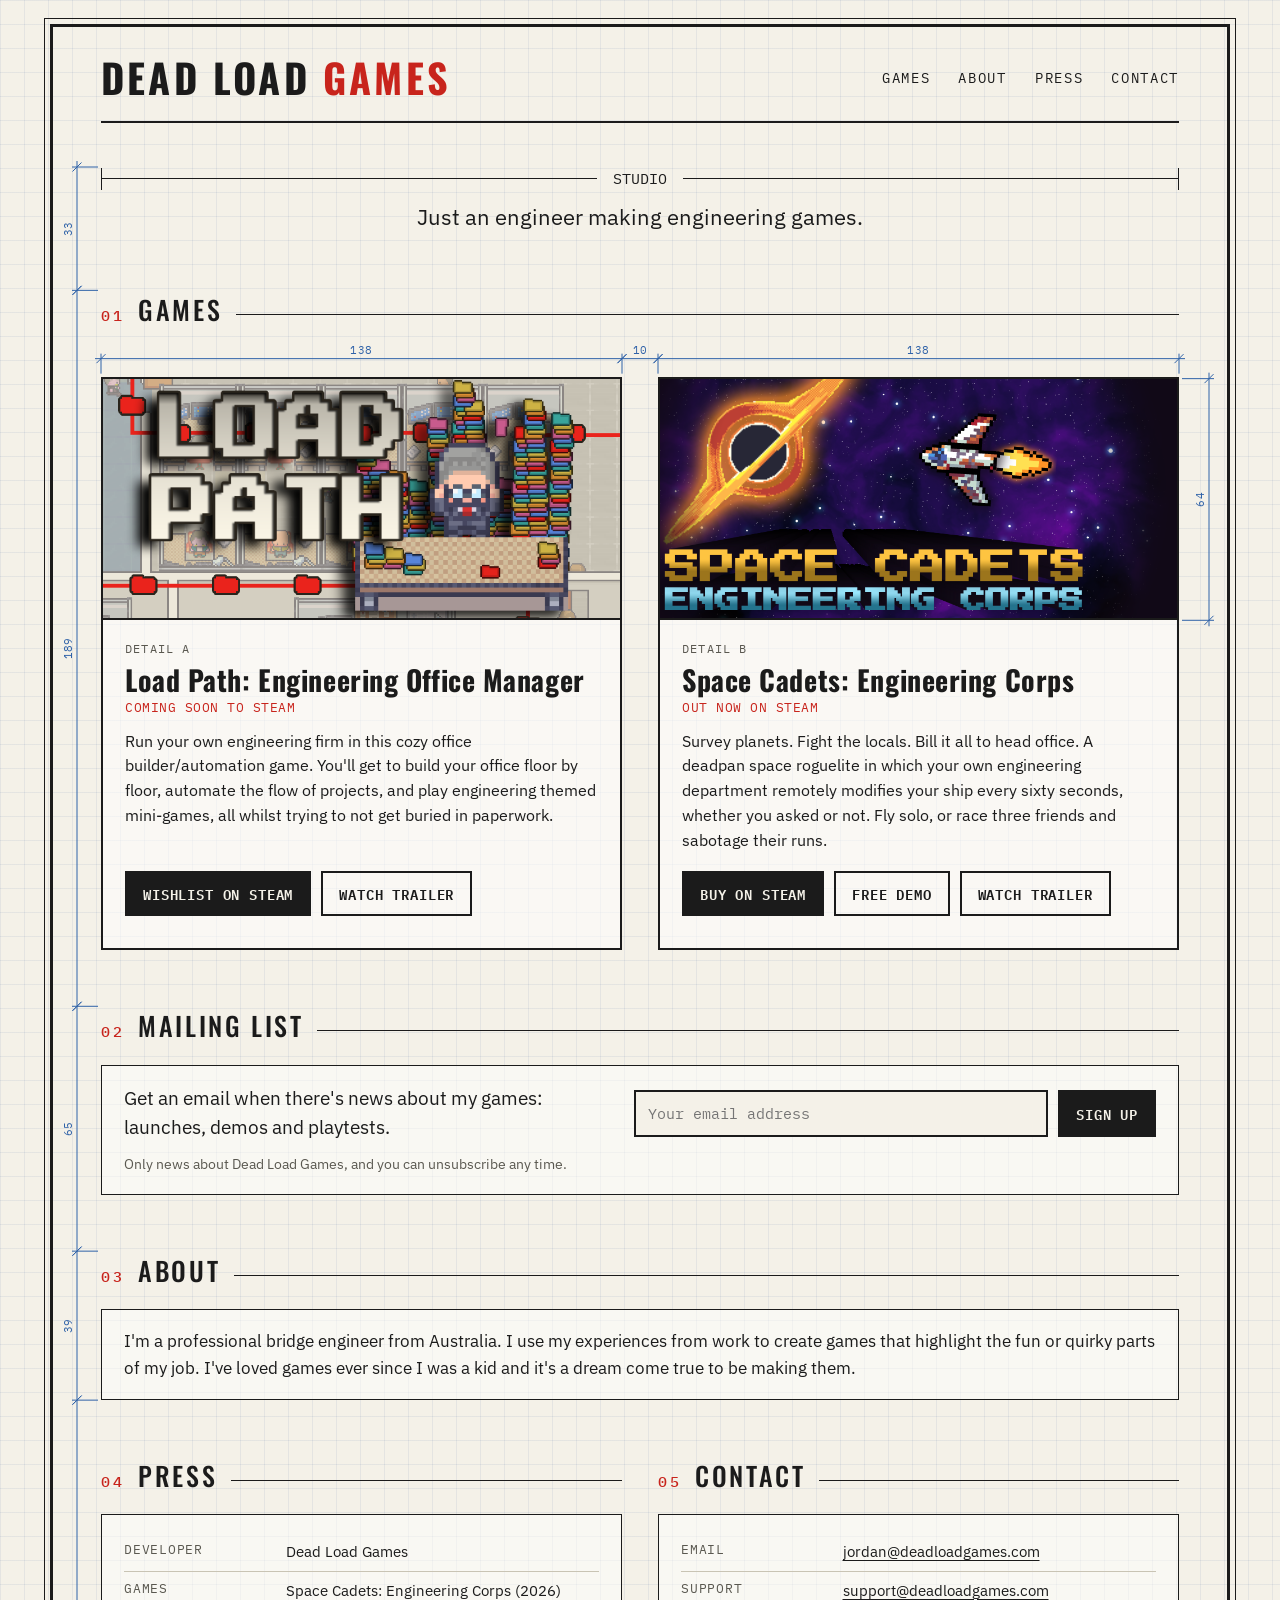
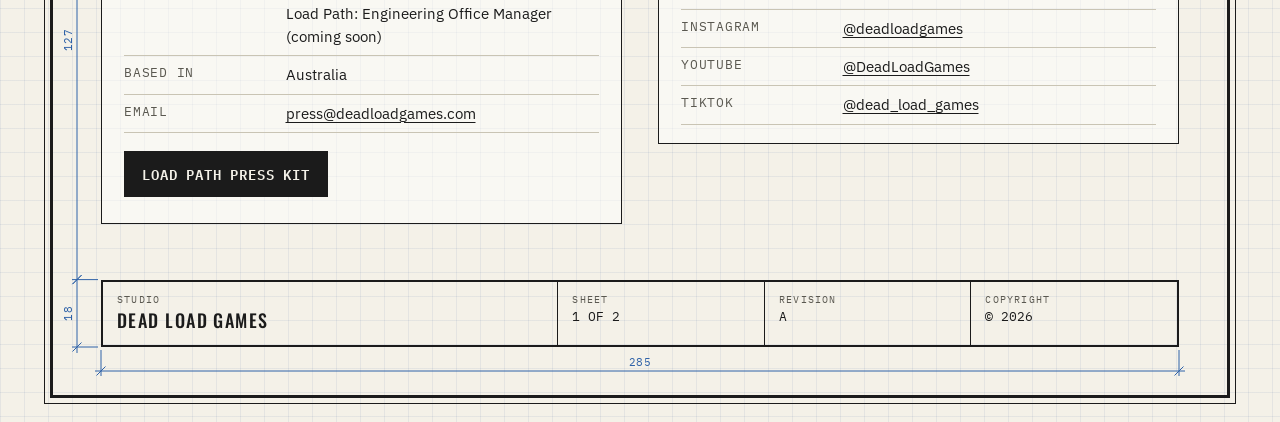
<file: index.html>
<!doctype html>
<html lang="en-GB">
<head>
<meta charset="utf-8">
<meta name="viewport" content="width=device-width, initial-scale=1">
<title>Dead Load Games</title>
<meta name="description" content="Just an engineer making engineering games. The studio behind Space Cadets: Engineering Corps and Load Path: Engineering Office Manager.">
<meta property="og:type" content="website">
<meta property="og:site_name" content="Dead Load Games">
<meta property="og:title" content="Dead Load Games">
<meta property="og:description" content="Just an engineer making engineering games.">
<meta property="og:url" content="https://www.deadloadgames.com/">
<meta property="og:image" content="https://www.deadloadgames.com/images/load-path-header.png">
<meta name="twitter:card" content="summary_large_image">
<link rel="canonical" href="https://www.deadloadgames.com/">
<link rel="icon" href="favicon.ico" sizes="16x16 32x32 48x48">
<link rel="apple-touch-icon" href="apple-touch-icon.png">
<link rel="preconnect" href="https://fonts.googleapis.com">
<link rel="preconnect" href="https://fonts.gstatic.com" crossorigin>
<link rel="stylesheet" href="https://fonts.googleapis.com/css2?family=IBM+Plex+Mono:wght@400;600&family=IBM+Plex+Sans:wght@400;600&family=Oswald:wght@500;700&display=swap">
<link rel="stylesheet" href="style.css">
</head>
<body id="top">
<div class="sheet">
  <svg class="dims" aria-hidden="true"></svg>

  <header class="top">
    <a class="wordmark" href="#top">Dead Load <span>Games</span></a>
    <nav aria-label="Sections">
      <a href="#games">Games</a><a href="#about">About</a><a href="#press">Press</a><a href="#contact">Contact</a>
    </nav>
  </header>

  <main>
    <div class="dim" aria-hidden="true"><span class="tick"></span><span class="line"></span><span class="label">STUDIO</span><span class="line"></span><span class="tick"></span></div>
    <p class="intro">Just an engineer making engineering games.</p>

    <section id="games">
      <h2><span class="num">01</span>Games</h2>
      <div class="games">

        <article class="card">
          <img class="art" src="images/load-path-header.png" width="920" height="430" alt="Load Path: Engineering Office Manager">
          <div class="body">
            <p class="detail">DETAIL A</p>
            <h3>Load Path: Engineering Office Manager</h3>
            <p class="status">Coming soon to Steam</p>
            <p>Run your own engineering firm in this cozy office builder/automation game. You'll get to build your office floor by floor, automate the flow of projects, and play engineering themed mini-games, all whilst trying to not get buried in paperwork.</p>
            <p class="buttons"><a class="btn" href="https://store.steampowered.com/app/5351860/?utm_source=deadloadgames">Wishlist on Steam</a><a class="btn alt trailer" href="https://www.youtube.com/watch?v=9S4iyf9hVFs" data-videos="Trailer:9S4iyf9hVFs" data-title="Load Path: trailer" data-detail="DETAIL A">Watch trailer</a></p>
          </div>
        </article>

        <article class="card">
          <img class="art" src="images/space-cadets-header.png" width="920" height="430" alt="Space Cadets: Engineering Corps">
          <div class="body">
            <p class="detail">DETAIL B</p>
            <h3>Space Cadets: Engineering Corps</h3>
            <p class="status">Out now on Steam</p>
            <p>Survey planets. Fight the locals. Bill it all to head office. A deadpan space roguelite in which your own engineering department remotely modifies your ship every sixty seconds, whether you asked or not. Fly solo, or race three friends and sabotage their runs.</p>
            <p class="buttons"><a class="btn" href="https://store.steampowered.com/app/4683480/?utm_source=deadloadgames">Buy on Steam</a><a class="btn alt" href="https://store.steampowered.com/app/4939070/?utm_source=deadloadgames">Free demo</a><a class="btn alt trailer" href="https://www.youtube.com/watch?v=zi5tfR2jqDg" data-videos="Gameplay:zi5tfR2jqDg,Story:vZwax07KaE4" data-title="Space Cadets: trailer" data-detail="DETAIL B">Watch trailer</a></p>
          </div>
        </article>

      </div>
    </section>

    <section id="news">
      <h2><span class="num">02</span>Mailing list</h2>
      <div class="box signup">
        <p class="pitch">Get an email when there's news about my games: launches, demos and playtests.</p>
        <!-- Posts straight to Kit (form 10206679, "dead-load-games" account). No Kit
             script is loaded. Kit sends new subscribers to /thanks/ and emails
             them a link to confirm (double opt-in). -->
        <form class="signup-form" action="https://app.kit.com/forms/10206679/subscriptions" method="post">
          <label class="visually-hidden" for="signup-email">Email address</label>
          <input id="signup-email" type="email" name="email_address" placeholder="Your email address" autocomplete="email" required>
          <button class="btn" type="submit">Sign up</button>
        </form>
        <p class="small">Only news about Dead Load Games, and you can unsubscribe any time.</p>
      </div>
    </section>

    <section id="about">
      <h2><span class="num">03</span>About</h2>
      <div class="box"><p>I'm a professional bridge engineer from Australia. I use my experiences from work to create games that highlight the fun or quirky parts of my job. I've loved games ever since I was a kid and it's a dream come true to be making them.</p></div>
    </section>

    <div class="two">
      <section id="press">
        <h2><span class="num">04</span>Press</h2>
        <div class="box">
          <table class="facts">
            <tr><th scope="row">Developer</th><td>Dead Load Games</td></tr>
            <tr><th scope="row">Games</th><td>Space Cadets: Engineering Corps (2026)<br>Load Path: Engineering Office Manager (coming soon)</td></tr>
            <tr><th scope="row">Based in</th><td>Australia</td></tr>
            <tr><th scope="row">Email</th><td><a class="email" href="#press" data-u="press" data-d="deadloadgames.com">press<span class="at"></span>deadloadgames.com</a></td></tr>
          </table>
          <a class="btn" href="press/load-path/">Load Path press kit</a>
        </div>
      </section>

      <section id="contact">
        <h2><span class="num">05</span>Contact</h2>
        <div class="box">
          <table class="facts">
            <tr><th scope="row">Email</th><td><a class="email" href="#contact" data-u="jordan" data-d="deadloadgames.com">jordan<span class="at"></span>deadloadgames.com</a></td></tr>
            <tr><th scope="row">Support</th><td><a class="email" href="#contact" data-u="support" data-d="deadloadgames.com">support<span class="at"></span>deadloadgames.com</a></td></tr>
            <tr><th scope="row">Instagram</th><td><a href="https://www.instagram.com/deadloadgames/">@deadloadgames</a></td></tr>
            <tr><th scope="row">YouTube</th><td><a href="https://www.youtube.com/@DeadLoadGames">@DeadLoadGames</a></td></tr>
            <tr><th scope="row">TikTok</th><td><a href="https://www.tiktok.com/@dead_load_games">@dead_load_games</a></td></tr>
          </table>
        </div>
      </section>
    </div>
  </main>

  <footer class="titleblock">
    <div><small>STUDIO</small><b>DEAD LOAD GAMES</b></div>
    <div><small>SHEET</small>1 OF 2</div>
    <div><small>REVISION</small>A</div>
    <div><small>COPYRIGHT</small>&copy; 2026</div>
  </footer>

</div>
<dialog class="player" aria-label="Trailer">
  <div class="player-head"><span class="lbl"></span><b></b><span class="tabs"></span><button class="close" type="button">Close</button></div>
  <div class="video"></div>
</dialog>
<script src="site.js"></script>
</body>
</html>
</file>
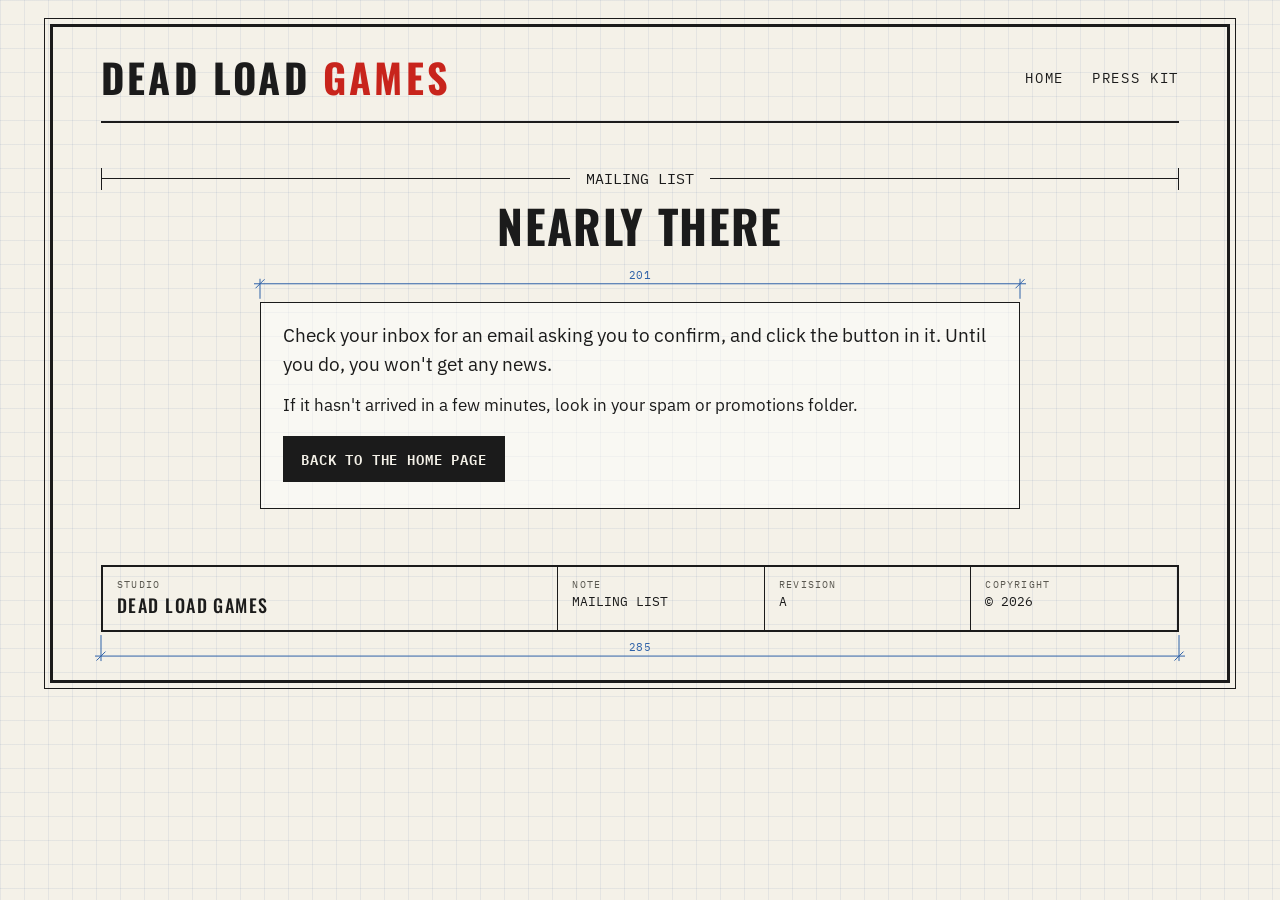
<file: thanks/index.html>
<!doctype html>
<html lang="en-GB">
<head>
<meta charset="utf-8">
<meta name="viewport" content="width=device-width, initial-scale=1">
<title>Nearly there | Dead Load Games</title>
<meta name="robots" content="noindex">
<link rel="icon" href="../favicon.ico" sizes="16x16 32x32 48x48">
<link rel="apple-touch-icon" href="../apple-touch-icon.png">
<link rel="preconnect" href="https://fonts.googleapis.com">
<link rel="preconnect" href="https://fonts.gstatic.com" crossorigin>
<link rel="stylesheet" href="https://fonts.googleapis.com/css2?family=IBM+Plex+Mono:wght@400;600&family=IBM+Plex+Sans:wght@400;600&family=Oswald:wght@500;700&display=swap">
<link rel="stylesheet" href="../style.css">
</head>
<body id="top">
<!-- Kit sends new subscribers here after they sign up on the home page. -->
<div class="sheet">
  <svg class="dims" aria-hidden="true"></svg>

  <header class="top">
    <a class="wordmark" href="../">Dead Load <span>Games</span></a>
    <nav aria-label="Sections"><a href="../">Home</a><a href="../press/load-path/">Press kit</a></nav>
  </header>

  <main>
    <div class="dim" aria-hidden="true"><span class="tick"></span><span class="line"></span><span class="label">MAILING LIST</span><span class="line"></span><span class="tick"></span></div>
    <h1 class="pk-title">Nearly there</h1>
    <div class="box thanks" data-dim>
      <p class="lead">Check your inbox for an email asking you to confirm, and click the button in it. Until you do, you won't get any news.</p>
      <p>If it hasn't arrived in a few minutes, look in your spam or promotions folder.</p>
      <p><a class="btn" href="../">Back to the home page</a></p>
    </div>
  </main>

  <footer class="titleblock">
    <div><small>STUDIO</small><b>DEAD LOAD GAMES</b></div>
    <div><small>NOTE</small>MAILING LIST</div>
    <div><small>REVISION</small>A</div>
    <div><small>COPYRIGHT</small>&copy; 2026</div>
  </footer>
</div>
<script src="../site.js"></script>
</body>
</html>
</file>
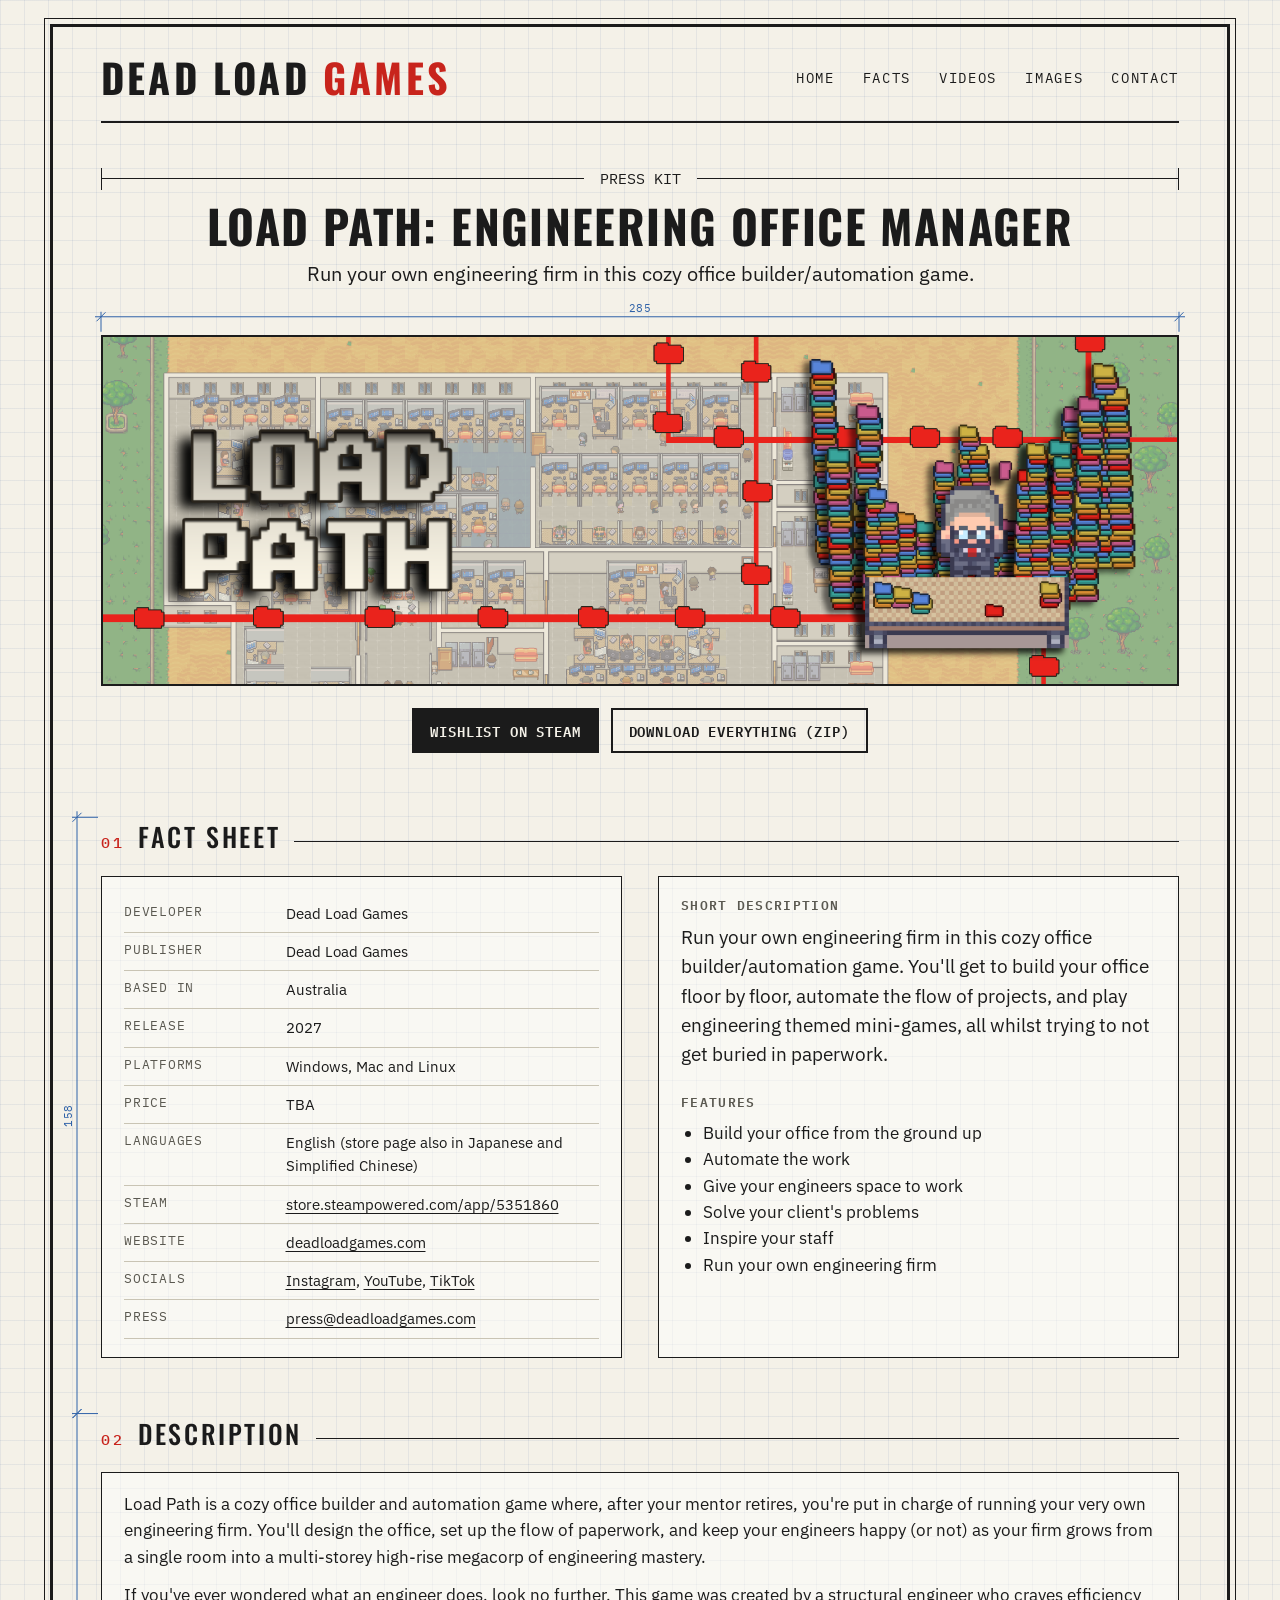
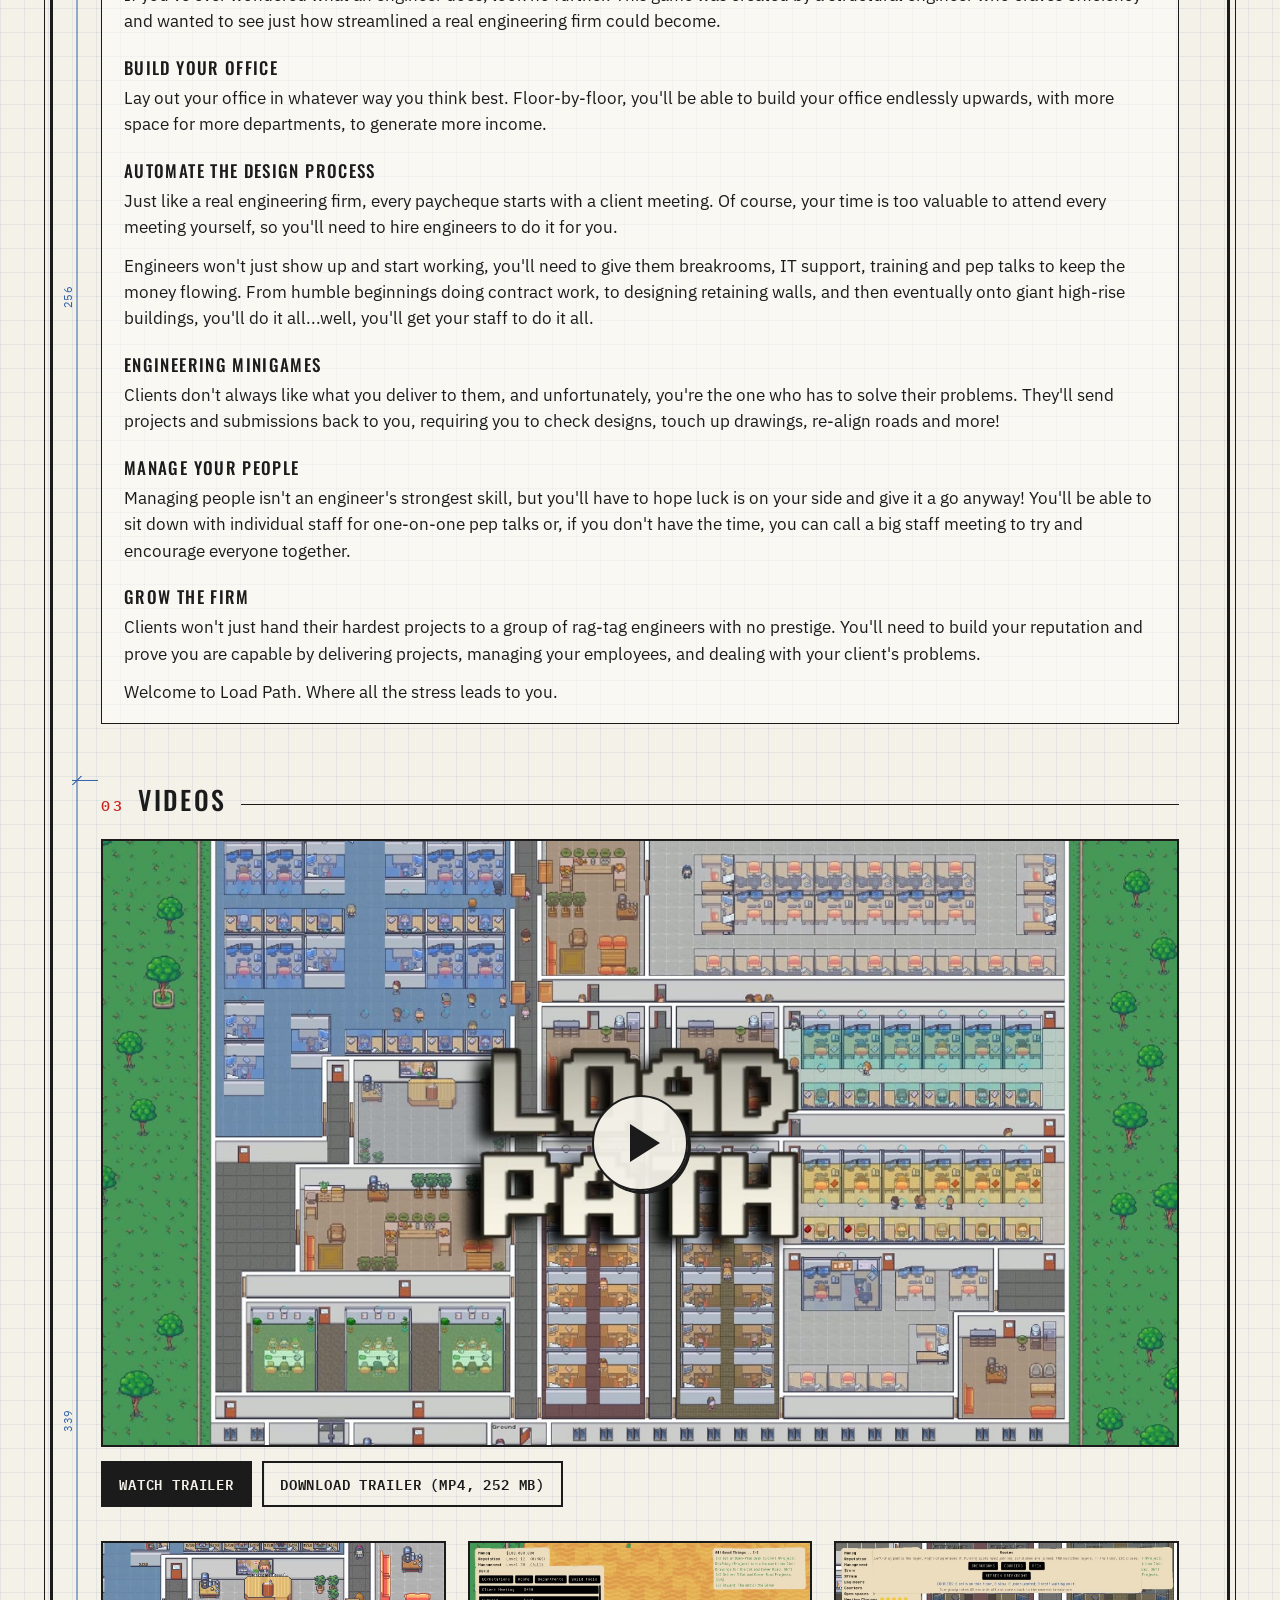
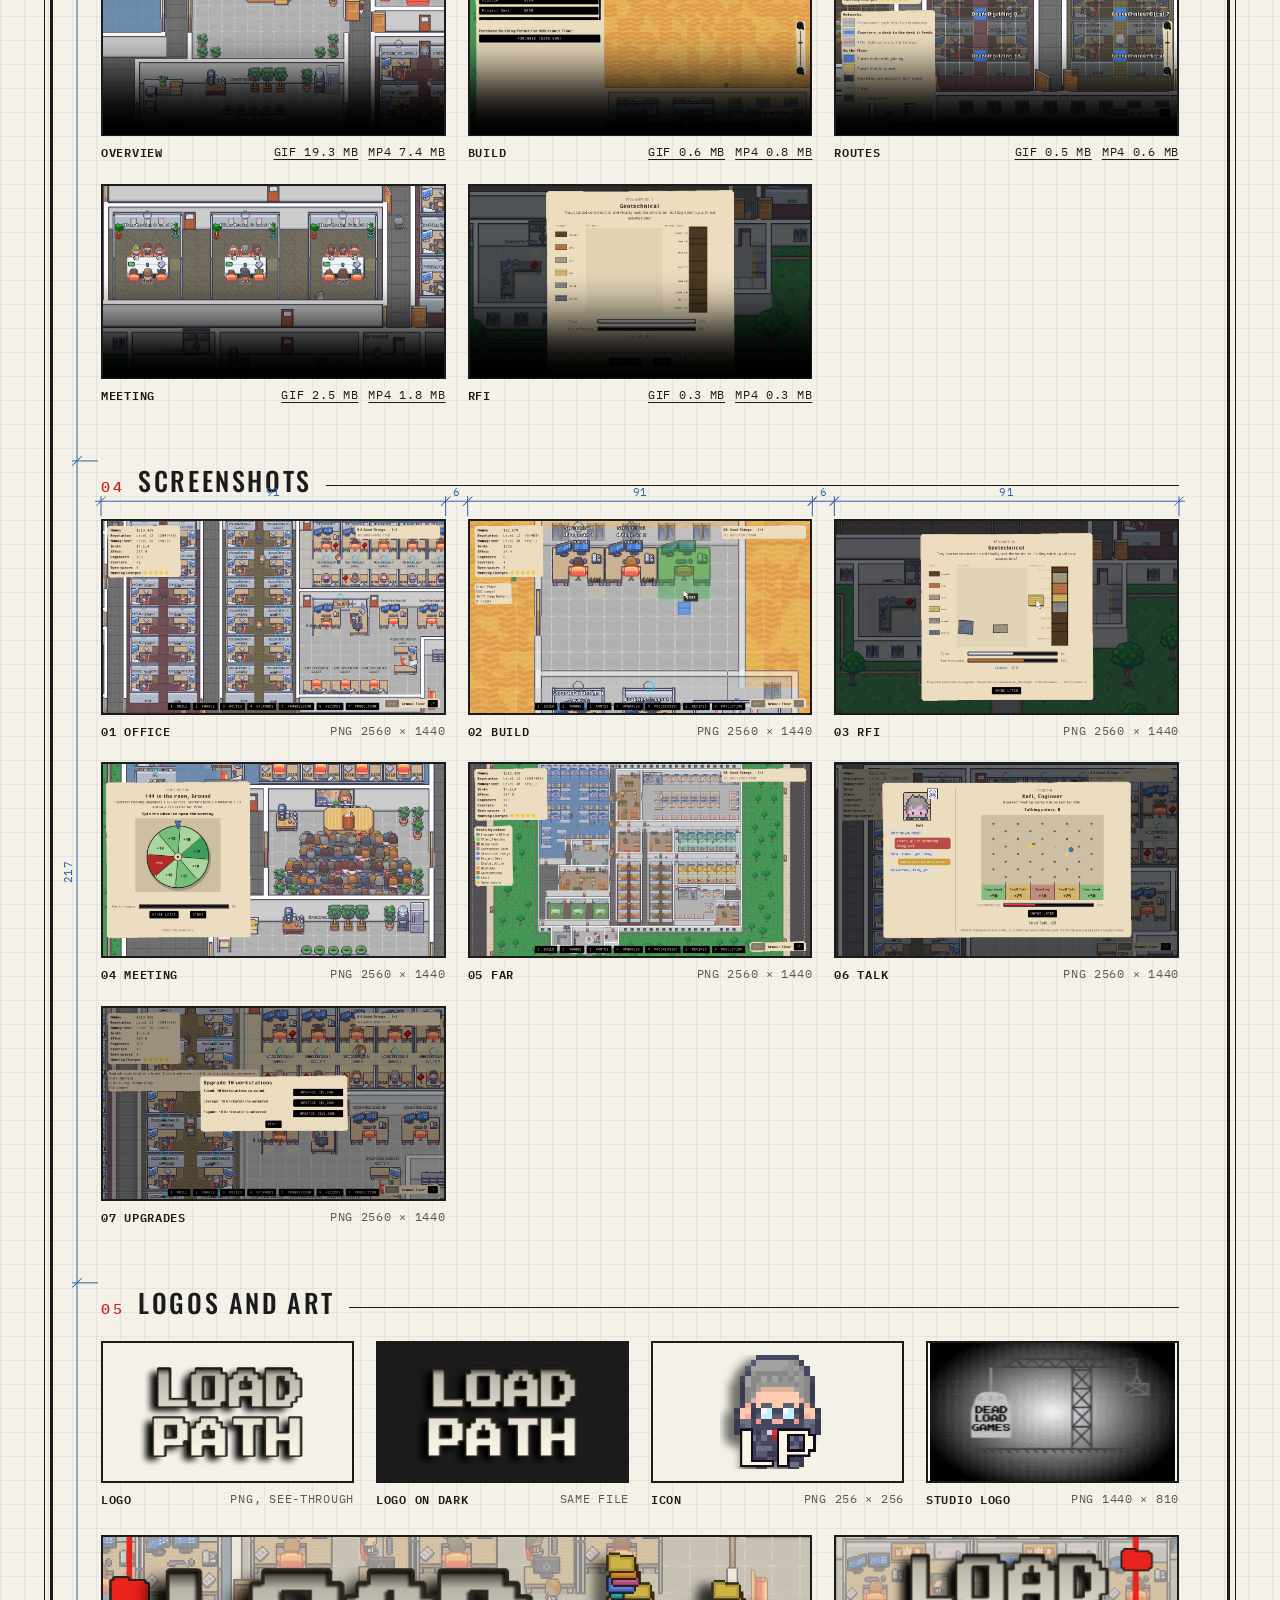
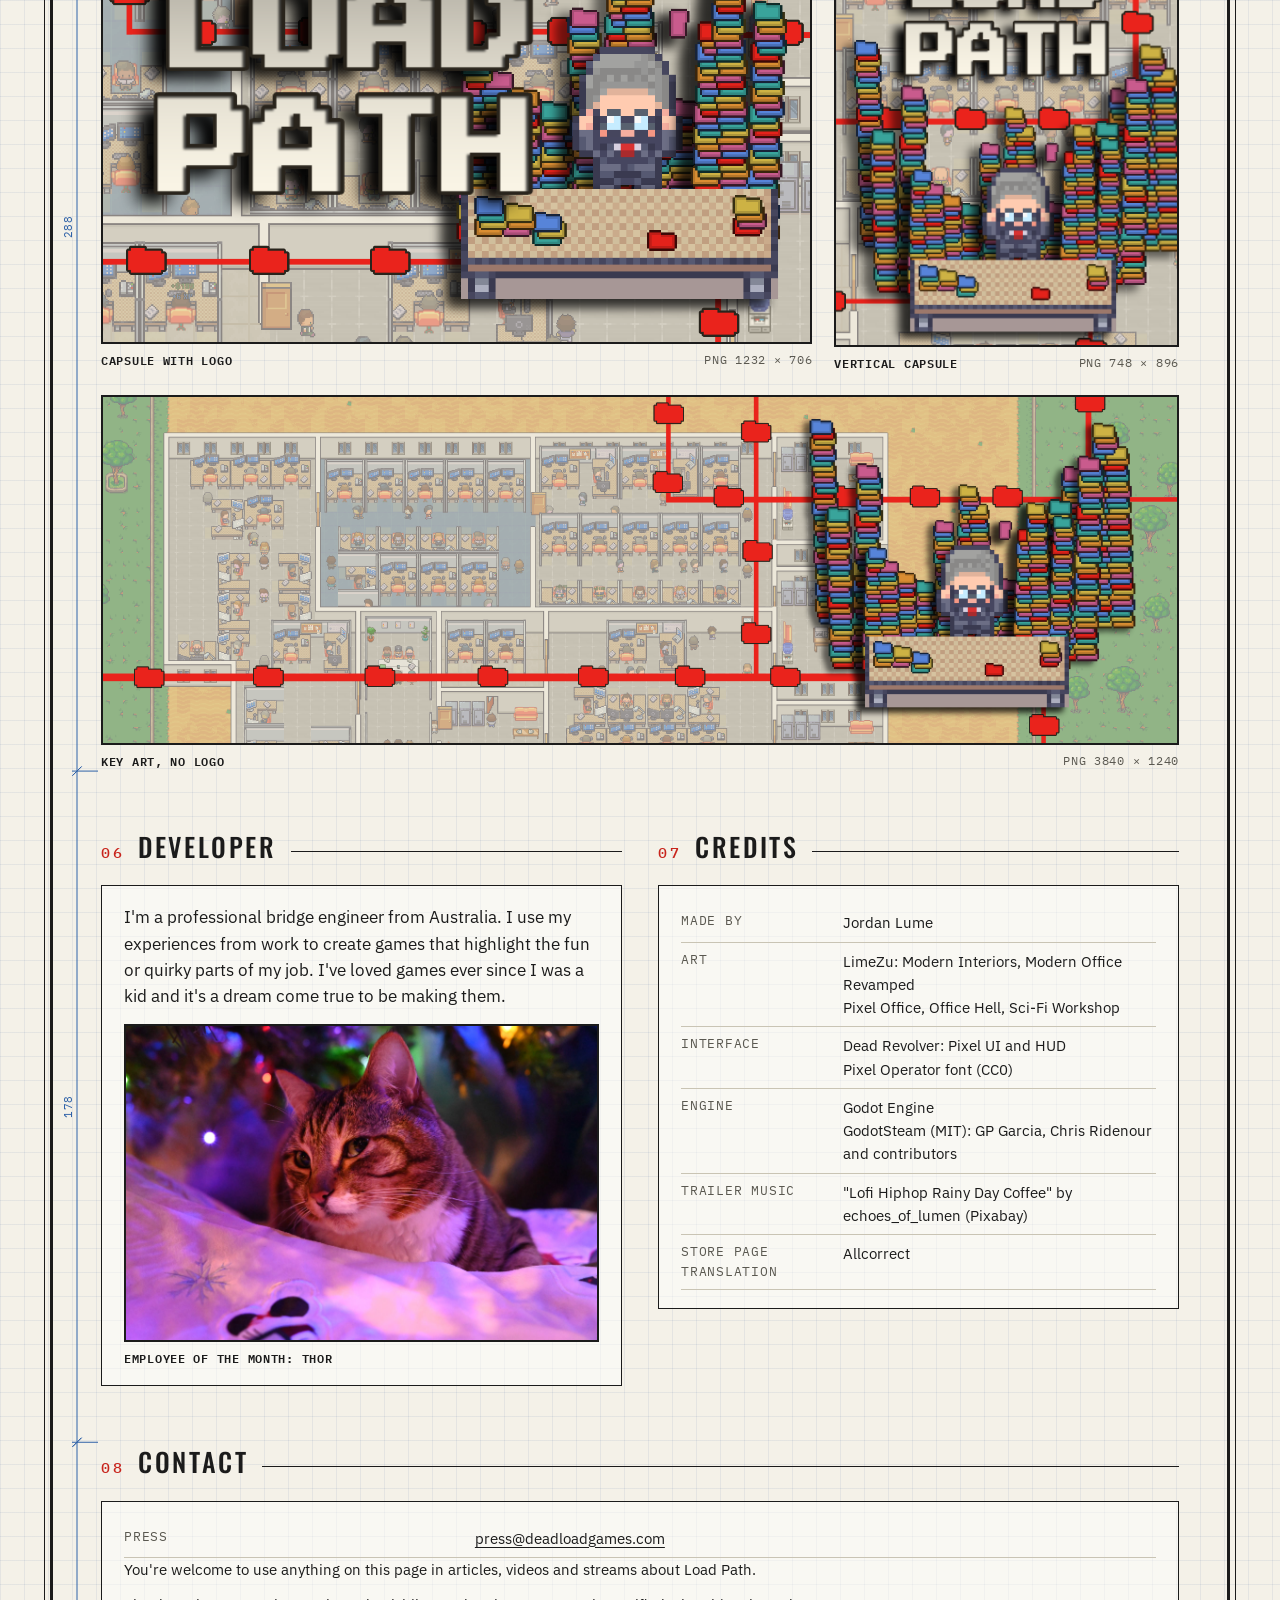
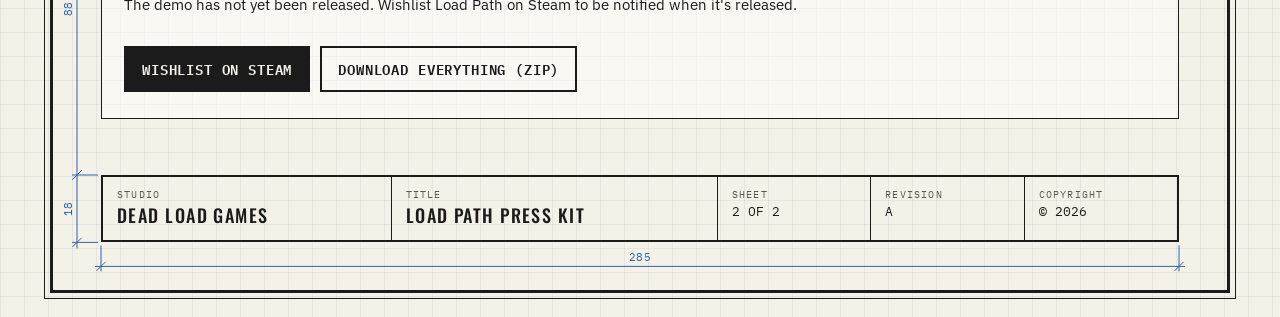
<file: press/load-path/index.html>
<!doctype html>
<html lang="en-GB">
<head>
<meta charset="utf-8">
<meta name="viewport" content="width=device-width, initial-scale=1">
<title>Load Path press kit | Dead Load Games</title>
<meta name="description" content="Press kit for Load Path: Engineering Office Manager. Run your own engineering firm in this cozy office builder/automation game.">
<meta property="og:type" content="website">
<meta property="og:site_name" content="Dead Load Games">
<meta property="og:title" content="Load Path: Engineering Office Manager | Press kit">
<meta property="og:description" content="Run your own engineering firm in this cozy office builder/automation game.">
<meta property="og:url" content="https://www.deadloadgames.com/press/load-path/">
<meta property="og:image" content="https://www.deadloadgames.com/press/load-path/art/load-path-capsule.png">
<meta name="twitter:card" content="summary_large_image">
<link rel="canonical" href="https://www.deadloadgames.com/press/load-path/">
<link rel="icon" href="../../favicon.ico" sizes="16x16 32x32 48x48">
<link rel="apple-touch-icon" href="../../apple-touch-icon.png">
<link rel="preconnect" href="https://fonts.googleapis.com">
<link rel="preconnect" href="https://fonts.gstatic.com" crossorigin>
<link rel="stylesheet" href="https://fonts.googleapis.com/css2?family=IBM+Plex+Mono:wght@400;600&family=IBM+Plex+Sans:wght@400;600&family=Oswald:wght@500;700&display=swap">
<link rel="stylesheet" href="../../style.css">
</head>
<body id="top">
<div class="sheet">
  <svg class="dims" aria-hidden="true"></svg>

  <header class="top">
    <a class="wordmark" href="../../">Dead Load <span>Games</span></a>
    <nav aria-label="Sections">
      <a href="../../">Home</a><a href="#facts">Facts</a><a href="#videos">Videos</a><a href="#images">Images</a><a href="#contact">Contact</a>
    </nav>
  </header>

  <main>
    <div class="dim" aria-hidden="true"><span class="tick"></span><span class="line"></span><span class="label">PRESS KIT</span><span class="line"></span><span class="tick"></span></div>
    <h1 class="pk-title">Load Path: Engineering Office Manager</h1>
    <p class="pk-line">Run your own engineering firm in this cozy office builder/automation game.</p>
    <div class="pk-hero" data-dim>
      <img class="bg" src="art/load-path-key-art.png" width="3840" height="1240" alt="">
      <img class="logo" src="art/load-path-logo.png" width="1280" height="720" alt="Load Path">
    </div>
    <p class="pk-actions"><a class="btn" href="https://store.steampowered.com/app/5351860/?utm_source=deadloadgames">Wishlist on Steam</a><a class="btn alt" href="https://github.com/deadloadgames-spec/deadloadgames-website/releases/latest/download/Load-Path-press-kit.zip">Download everything (zip)</a></p>

    <section id="facts" data-dimv>
      <h2><span class="num">01</span>Fact sheet</h2>
      <div class="two">
        <div class="box">
          <table class="facts">
            <tr><th scope="row">Developer</th><td>Dead Load Games</td></tr>
            <tr><th scope="row">Publisher</th><td>Dead Load Games</td></tr>
            <tr><th scope="row">Based in</th><td>Australia</td></tr>
            <tr><th scope="row">Release</th><td>2027</td></tr>
            <tr><th scope="row">Platforms</th><td>Windows, Mac and Linux</td></tr>
            <tr><th scope="row">Price</th><td>TBA</td></tr>
            <tr><th scope="row">Languages</th><td>English (store page also in Japanese and Simplified Chinese)</td></tr>
            <tr><th scope="row">Steam</th><td><a href="https://store.steampowered.com/app/5351860/?utm_source=deadloadgames">store.steampowered.com/app/5351860</a></td></tr>
            <tr><th scope="row">Website</th><td><a href="https://www.deadloadgames.com/">deadloadgames.com</a></td></tr>
            <tr><th scope="row">Socials</th><td><a href="https://www.instagram.com/deadloadgames/">Instagram</a>, <a href="https://www.youtube.com/@DeadLoadGames">YouTube</a>, <a href="https://www.tiktok.com/@dead_load_games">TikTok</a></td></tr>
            <tr><th scope="row">Press</th><td><a class="email" href="#contact" data-u="press" data-d="deadloadgames.com">press<span class="at"></span>deadloadgames.com</a></td></tr>
          </table>
        </div>
        <div class="box">
          <h3>Short description</h3>
          <p class="lead">Run your own engineering firm in this cozy office builder/automation game. You'll get to build your office floor by floor, automate the flow of projects, and play engineering themed mini-games, all whilst trying to not get buried in paperwork.</p>
          <h3>Features</h3>
          <ul>
            <li>Build your office from the ground up</li>
            <li>Automate the work</li>
            <li>Give your engineers space to work</li>
            <li>Solve your client's problems</li>
            <li>Inspire your staff</li>
            <li>Run your own engineering firm</li>
          </ul>
        </div>
      </div>
    </section>

    <section id="description" data-dimv>
      <h2><span class="num">02</span>Description</h2>
      <div class="box">
        <p>Load Path is a cozy office builder and automation game where, after your mentor retires, you're put in charge of running your very own engineering firm. You'll design the office, set up the flow of paperwork, and keep your engineers happy (or not) as your firm grows from a single room into a multi-storey high-rise megacorp of engineering mastery.</p>
        <p>If you've ever wondered what an engineer does, look no further. This game was created by a structural engineer who craves efficiency and wanted to see just how streamlined a real engineering firm could become.</p>
        <h4>Build your office</h4>
        <p>Lay out your office in whatever way you think best. Floor-by-floor, you'll be able to build your office endlessly upwards, with more space for more departments, to generate more income.</p>
        <h4>Automate the design process</h4>
        <p>Just like a real engineering firm, every paycheque starts with a client meeting. Of course, your time is too valuable to attend every meeting yourself, so you'll need to hire engineers to do it for you.</p>
        <p>Engineers won't just show up and start working, you'll need to give them breakrooms, IT support, training and pep talks to keep the money flowing. From humble beginnings doing contract work, to designing retaining walls, and then eventually onto giant high-rise buildings, you'll do it all...well, you'll get your staff to do it all.</p>
        <h4>Engineering minigames</h4>
        <p>Clients don't always like what you deliver to them, and unfortunately, you're the one who has to solve their problems. They'll send projects and submissions back to you, requiring you to check designs, touch up drawings, re-align roads and more!</p>
        <h4>Manage your people</h4>
        <p>Managing people isn't an engineer's strongest skill, but you'll have to hope luck is on your side and give it a go anyway! You'll be able to sit down with individual staff for one-on-one pep talks or, if you don't have the time, you can call a big staff meeting to try and encourage everyone together.</p>
        <h4>Grow the firm</h4>
        <p>Clients won't just hand their hardest projects to a group of rag-tag engineers with no prestige. You'll need to build your reputation and prove you are capable by delivering projects, managing your employees, and dealing with your client's problems.</p>
        <p>Welcome to Load Path. Where all the stress leads to you.</p>
      </div>
    </section>

    <section id="videos" data-dimv>
      <h2><span class="num">03</span>Videos</h2>
      <a class="poster trailer" href="https://www.youtube.com/watch?v=9S4iyf9hVFs" data-videos="Trailer:9S4iyf9hVFs" data-title="Load Path: trailer" data-detail="DETAIL A"><img src="trailer-poster.jpg" width="1280" height="720" alt="Watch the Load Path trailer"><span class="play" aria-hidden="true"></span></a>
      <p class="video-buttons"><a class="btn trailer" href="https://www.youtube.com/watch?v=9S4iyf9hVFs" data-videos="Trailer:9S4iyf9hVFs" data-title="Load Path: trailer" data-detail="DETAIL A">Watch trailer</a><a class="btn alt" href="https://github.com/deadloadgames-spec/deadloadgames-website/releases/latest/download/Load-Path-trailer.mp4">Download trailer (MP4, 252 MB)</a></p>
      <div class="grid3 gap-top">
        <figure class="tile"><video class="pic loop" muted loop playsinline controls preload="none" poster="loops/load-path-overview.jpg" width="1170" height="658"><source src="loops/load-path-overview.mp4" type="video/mp4"></video><figcaption><b>Overview</b><span><a href="loops/load-path-overview.gif" download>GIF 19.3 MB</a><a href="loops/load-path-overview.mp4" download>MP4 7.4 MB</a></span></figcaption></figure>
        <figure class="tile"><video class="pic loop" muted loop playsinline controls preload="none" poster="loops/load-path-build.jpg" width="1170" height="658"><source src="loops/load-path-build.mp4" type="video/mp4"></video><figcaption><b>Build</b><span><a href="loops/load-path-build.gif" download>GIF 0.6 MB</a><a href="loops/load-path-build.mp4" download>MP4 0.8 MB</a></span></figcaption></figure>
        <figure class="tile"><video class="pic loop" muted loop playsinline controls preload="none" poster="loops/load-path-routes.jpg" width="1170" height="658"><source src="loops/load-path-routes.mp4" type="video/mp4"></video><figcaption><b>Routes</b><span><a href="loops/load-path-routes.gif" download>GIF 0.5 MB</a><a href="loops/load-path-routes.mp4" download>MP4 0.6 MB</a></span></figcaption></figure>
        <figure class="tile"><video class="pic loop" muted loop playsinline controls preload="none" poster="loops/load-path-meeting.jpg" width="1170" height="658"><source src="loops/load-path-meeting.mp4" type="video/mp4"></video><figcaption><b>Meeting</b><span><a href="loops/load-path-meeting.gif" download>GIF 2.5 MB</a><a href="loops/load-path-meeting.mp4" download>MP4 1.8 MB</a></span></figcaption></figure>
        <figure class="tile"><video class="pic loop" muted loop playsinline controls preload="none" poster="loops/load-path-rfi.jpg" width="1170" height="658"><source src="loops/load-path-rfi.mp4" type="video/mp4"></video><figcaption><b>RFI</b><span><a href="loops/load-path-rfi.gif" download>GIF 0.3 MB</a><a href="loops/load-path-rfi.mp4" download>MP4 0.3 MB</a></span></figcaption></figure>
      </div>
    </section>

    <section id="images" data-dimv>
      <h2><span class="num">04</span>Screenshots</h2>
      <div class="grid3" data-dimchain>
        <figure class="tile"><a class="pic" href="screenshots/load-path-01-office.png"><img src="screenshots/load-path-01-office.png" width="2560" height="1440" loading="lazy" alt="The office, with engineers at their desks"></a><figcaption><b>01 Office</b><span>PNG 2560 &times; 1440</span></figcaption></figure>
        <figure class="tile"><a class="pic" href="screenshots/load-path-02-build.png"><img src="screenshots/load-path-02-build.png" width="2560" height="1440" loading="lazy" alt="Building a room"></a><figcaption><b>02 Build</b><span>PNG 2560 &times; 1440</span></figcaption></figure>
        <figure class="tile"><a class="pic" href="screenshots/load-path-03-rfi.png"><img src="screenshots/load-path-03-rfi.png" width="2560" height="1440" loading="lazy" alt="An RFI minigame"></a><figcaption><b>03 RFI</b><span>PNG 2560 &times; 1440</span></figcaption></figure>
        <figure class="tile"><a class="pic" href="screenshots/load-path-04-meeting.png"><img src="screenshots/load-path-04-meeting.png" width="2560" height="1440" loading="lazy" alt="A staff meeting"></a><figcaption><b>04 Meeting</b><span>PNG 2560 &times; 1440</span></figcaption></figure>
        <figure class="tile"><a class="pic" href="screenshots/load-path-05-far.png"><img src="screenshots/load-path-05-far.png" width="2560" height="1440" loading="lazy" alt="The whole office, zoomed out"></a><figcaption><b>05 Far</b><span>PNG 2560 &times; 1440</span></figcaption></figure>
        <figure class="tile"><a class="pic" href="screenshots/load-path-06-talk.png"><img src="screenshots/load-path-06-talk.png" width="2560" height="1440" loading="lazy" alt="A one-on-one pep talk"></a><figcaption><b>06 Talk</b><span>PNG 2560 &times; 1440</span></figcaption></figure>
        <figure class="tile"><a class="pic" href="screenshots/load-path-07-upgrades.png"><img src="screenshots/load-path-07-upgrades.png" width="2560" height="1440" loading="lazy" alt="Upgrading workstations"></a><figcaption><b>07 Upgrades</b><span>PNG 2560 &times; 1440</span></figcaption></figure>
      </div>
    </section>

    <section id="art" data-dimv>
      <h2><span class="num">05</span>Logos and art</h2>
      <div class="grid4">
        <figure class="tile"><a class="pic light" href="art/load-path-logo.png"><img src="art/load-path-logo.png" width="1280" height="720" loading="lazy" alt="Load Path logo"></a><figcaption><b>Logo</b><span>PNG, see-through</span></figcaption></figure>
        <figure class="tile"><a class="pic dark" href="art/load-path-logo.png"><img src="art/load-path-logo.png" width="1280" height="720" loading="lazy" alt="Load Path logo on a dark background"></a><figcaption><b>Logo on dark</b><span>same file</span></figcaption></figure>
        <figure class="tile"><a class="pic icon" href="art/load-path-icon.png"><img src="art/load-path-icon.png" width="256" height="256" loading="lazy" alt="Load Path icon"></a><figcaption><b>Icon</b><span>PNG 256 &times; 256</span></figcaption></figure>
        <figure class="tile"><a class="pic" href="art/dead-load-games-logo.png"><img src="art/dead-load-games-logo.png" width="1440" height="810" loading="lazy" alt="Dead Load Games logo: a crane lowering a headstone that reads Dead Load Games"></a><figcaption><b>Studio logo</b><span>PNG 1440 &times; 810</span></figcaption></figure>
      </div>
      <div class="grid3 gap-top">
        <figure class="tile span2"><a class="pic" href="art/load-path-capsule.png"><img src="art/load-path-capsule.png" width="1232" height="706" loading="lazy" alt="Load Path capsule art with logo"></a><figcaption><b>Capsule with logo</b><span>PNG 1232 &times; 706</span></figcaption></figure>
        <figure class="tile"><a class="pic" href="art/load-path-vertical-capsule.png"><img src="art/load-path-vertical-capsule.png" width="748" height="896" loading="lazy" alt="Load Path vertical capsule art"></a><figcaption><b>Vertical capsule</b><span>PNG 748 &times; 896</span></figcaption></figure>
        <figure class="tile span3"><a class="pic" href="art/load-path-key-art.png"><img src="art/load-path-key-art.png" width="3840" height="1240" loading="lazy" alt="Load Path key art without logo"></a><figcaption><b>Key art, no logo</b><span>PNG 3840 &times; 1240</span></figcaption></figure>
      </div>
    </section>

    <div class="two" data-dimv>
      <section id="developer">
        <h2><span class="num">06</span>Developer</h2>
        <div class="box">
          <p>I'm a professional bridge engineer from Australia. I use my experiences from work to create games that highlight the fun or quirky parts of my job. I've loved games ever since I was a kid and it's a dream come true to be making them.</p>
          <figure class="tile photo-slot"><a class="pic" href="art/dead-load-games-thor.jpg"><img src="art/dead-load-games-thor.jpg" width="2000" height="1333" loading="lazy" alt="Thor, a tabby cat, lying on a blanket under a Christmas tree"></a><figcaption><b>Employee of the Month: Thor</b></figcaption></figure>
        </div>
      </section>
      <section id="credits">
        <h2><span class="num">07</span>Credits</h2>
        <div class="box">
          <table class="facts">
            <tr><th scope="row">Made by</th><td>Jordan Lume</td></tr>
            <tr><th scope="row">Art</th><td>LimeZu: Modern Interiors, Modern Office Revamped<br>Pixel Office, Office Hell, Sci-Fi Workshop</td></tr>
            <tr><th scope="row">Interface</th><td>Dead Revolver: Pixel UI and HUD<br>Pixel Operator font (CC0)</td></tr>
            <tr><th scope="row">Engine</th><td>Godot Engine<br>GodotSteam (MIT): GP Garcia, Chris Ridenour and contributors</td></tr>
            <tr><th scope="row">Trailer music</th><td>"Lofi Hiphop Rainy Day Coffee" by echoes_of_lumen (Pixabay)</td></tr>
            <tr><th scope="row">Store page translation</th><td>Allcorrect</td></tr>
          </table>
        </div>
      </section>
    </div>

    <section id="contact" data-dimv>
      <h2><span class="num">08</span>Contact</h2>
      <div class="box">
        <table class="facts">
          <tr><th scope="row">Press</th><td><a class="email" href="#contact" data-u="press" data-d="deadloadgames.com">press<span class="at"></span>deadloadgames.com</a></td></tr>
        </table>
        <p class="note">You're welcome to use anything on this page in articles, videos and streams about Load Path.</p>
        <p class="note">The demo has not yet been released. Wishlist Load Path on Steam to be notified when it's released.</p>
        <p class="buttons"><a class="btn" href="https://store.steampowered.com/app/5351860/?utm_source=deadloadgames">Wishlist on Steam</a><a class="btn alt" href="https://github.com/deadloadgames-spec/deadloadgames-website/releases/latest/download/Load-Path-press-kit.zip">Download everything (zip)</a></p>
      </div>
    </section>
  </main>

  <footer class="titleblock five">
    <div><small>STUDIO</small><b>DEAD LOAD GAMES</b></div>
    <div><small>TITLE</small><b>LOAD PATH PRESS KIT</b></div>
    <div><small>SHEET</small>2 OF 2</div>
    <div><small>REVISION</small>A</div>
    <div><small>COPYRIGHT</small>&copy; 2026</div>
  </footer>

</div>
<dialog class="player" aria-label="Trailer">
  <div class="player-head"><span class="lbl"></span><b></b><span class="tabs"></span><button class="close" type="button">Close</button></div>
  <div class="video"></div>
</dialog>
<script src="../../site.js"></script>
</body>
</html>
</file>
<file: style.css>
/* Dead Load Games: the "drawing sheet" look (mock-up A, chosen 17 Nov 2026). */

:root {
  --paper: #f4f1e8;
  --ink: #1b1b1b;
  --grid: rgba(40, 80, 150, 0.08);
  --red: #c8241c;
  --muted: #5a5850;
  --rule: #c9c4b4;
  --card: rgba(255, 255, 255, 0.55);
  --todo: #fff09a;
  --dimc: #2f62a8;
}

* { box-sizing: border-box; }

html { scroll-behavior: smooth; }

body {
  margin: 0;
  background-color: var(--paper);
  background-image:
    linear-gradient(var(--grid) 1px, transparent 1px),
    linear-gradient(90deg, var(--grid) 1px, transparent 1px);
  background-size: 24px 24px;
  color: var(--ink);
  font-family: "IBM Plex Sans", "Segoe UI", Arial, sans-serif;
  font-size: 17px;
  line-height: 1.55;
}

a { color: inherit; }

.sheet {
  max-width: 1180px;
  margin: 24px auto;
  border: 3px solid var(--ink);
  outline: 1px solid var(--ink);
  outline-offset: 5px;
  padding: 0 48px 40px;
}

/* Header */
.top {
  display: flex; align-items: center; justify-content: space-between; flex-wrap: wrap; gap: 12px 28px;
  border-bottom: 2px solid var(--ink);
  padding: 28px 0 22px;
}
.wordmark {
  font-family: "Oswald", "Arial Narrow", sans-serif; font-weight: 700;
  font-size: 40px; line-height: 1.1; letter-spacing: 0.08em; text-transform: uppercase;
  text-decoration: none;
}
.wordmark span { color: var(--red); }
.top nav a {
  font-family: "IBM Plex Mono", Consolas, monospace; font-size: 14px; letter-spacing: 0.12em;
  text-decoration: none; margin-left: 28px; text-transform: uppercase;
}
.top nav a:first-child { margin-left: 0; }
.top nav a:hover, .top nav a:focus-visible { color: var(--red); }

/* The dimension line over the studio line */
.dim { display: flex; align-items: center; margin: 44px 0 10px; }
.dim .tick { width: 1px; height: 22px; background: var(--ink); }
.dim .line { flex: 1; height: 1px; background: var(--ink); }
.dim .label { padding: 0 16px; font-family: "IBM Plex Mono", Consolas, monospace; font-size: 15px; }
.intro { text-align: center; font-size: 22px; margin: 0 0 8px; }

/* Section headings: number, title, rule to the edge */
h2 {
  font-family: "Oswald", "Arial Narrow", sans-serif; font-weight: 500; text-transform: uppercase;
  letter-spacing: 0.1em; font-size: 26px; margin: 56px 0 18px;
  display: flex; align-items: baseline; gap: 14px;
}
h2 .num { font-family: "IBM Plex Mono", Consolas, monospace; font-size: 15px; color: var(--red); }
h2::after { content: ""; flex: 1; border-bottom: 1px solid var(--ink); transform: translateY(-6px); }
section { scroll-margin-top: 16px; }

/* Game cards */
.games { display: grid; grid-template-columns: repeat(2, minmax(0, 1fr)); gap: 36px; }
.card { border: 2px solid var(--ink); background: var(--card); display: flex; flex-direction: column; }
.card .art {
  display: block; width: 100%; height: auto; aspect-ratio: 920 / 430;
  border-bottom: 2px solid var(--ink);
}
.card .body { padding: 20px 22px 24px; display: flex; flex-direction: column; flex: 1; }
.card .detail { margin: 0; font-family: "IBM Plex Mono", Consolas, monospace; font-size: 12px; color: var(--muted); letter-spacing: 0.1em; }
.card h3 { font-family: "Oswald", "Arial Narrow", sans-serif; font-weight: 700; font-size: 28px; line-height: 1.2; margin: 4px 0 2px; letter-spacing: 0.02em; }
.card .status { margin: 0 0 10px; font-family: "IBM Plex Mono", Consolas, monospace; font-size: 13px; color: var(--red); text-transform: uppercase; letter-spacing: 0.04em; }
.card p { margin: 0 0 18px; font-size: 16px; }
.card .buttons { margin: auto 0 0; }

/* Buttons */
.btn {
  display: inline-block; font-family: "IBM Plex Mono", Consolas, monospace; font-weight: 600; font-size: 14px;
  letter-spacing: 0.06em; text-transform: uppercase; text-decoration: none;
  padding: 10px 16px; border: 2px solid var(--ink); color: var(--paper); background: var(--ink);
  margin: 0 10px 8px 0;
}
.btn:hover, .btn:focus-visible { background: var(--red); border-color: var(--red); }
.btn.alt { background: transparent; color: var(--ink); }
.btn.alt:hover, .btn.alt:focus-visible { background: var(--ink); border-color: var(--ink); color: var(--paper); }

/* About, press, contact */
.two { display: grid; grid-template-columns: repeat(2, minmax(0, 1fr)); gap: 36px; }
.box { border: 1px solid var(--ink); padding: 18px 22px; background: rgba(255, 255, 255, 0.45); }
.box p { margin: 0 0 12px; }
.box p:last-child { margin-bottom: 0; }
.facts { width: 100%; border-collapse: collapse; font-size: 15px; }
.facts th, .facts td { border-bottom: 1px solid var(--rule); padding: 7px 0; vertical-align: top; text-align: left; font-weight: 400; }
.facts td { overflow-wrap: anywhere; }
.facts th {
  font-family: "IBM Plex Mono", Consolas, monospace; font-size: 13px; color: var(--muted);
  width: 34%; text-transform: uppercase; letter-spacing: 0.06em; padding-right: 12px;
}
.facts a { text-decoration-thickness: 1px; text-underline-offset: 3px; }
.facts a:hover { color: var(--red); }
/* Shows the @ on screen without it appearing in the page's code (spam bots). */
.email .at::before { content: "@"; }
.box .btn { margin-top: 18px; }

/* Title block footer, like the corner of a drawing */
.titleblock {
  margin-top: 56px; display: grid; grid-template-columns: 2.2fr 1fr 1fr 1fr; border: 2px solid var(--ink);
  font-family: "IBM Plex Mono", Consolas, monospace; font-size: 13px;
}
.titleblock div { padding: 10px 14px; border-left: 1px solid var(--ink); }
.titleblock div:first-child { border-left: none; }
.titleblock small { display: block; color: var(--muted); font-size: 10px; letter-spacing: 0.12em; }
.titleblock b { font-family: "Oswald", "Arial Narrow", sans-serif; font-size: 18px; letter-spacing: 0.08em; font-weight: 500; }

/* Dimension lines, drawn by dims.js over the whole sheet (look B, 18 Nov 2026). */
.sheet { position: relative; padding-bottom: 48px; }
svg.dims { position: absolute; left: 0; top: 0; pointer-events: none; overflow: visible; z-index: 2; }
svg.dims line { stroke: var(--dimc); stroke-width: 1; }
svg.dims text { font-family: "IBM Plex Mono", Consolas, monospace; font-size: 11px; fill: var(--dimc); letter-spacing: 0.04em; }
.games { margin-top: 46px; }

/* The trailer pop-up (look B, 18 Nov 2026), opened by site.js. */
dialog.player {
  padding: 0; width: min(960px, calc(100vw - 32px)); max-width: none;
  background: var(--paper); color: var(--ink);
  border: 3px solid var(--ink); outline: 1px solid var(--paper); outline-offset: 5px;
}
dialog.player::backdrop { background: rgba(20, 20, 20, 0.72); }
.player-head { display: flex; flex-wrap: wrap; align-items: center; gap: 10px 14px; padding: 10px 16px; border-bottom: 2px solid var(--ink); }
.player-head .tabs { display: flex; margin-left: 4px; }
.player-head .tabs:empty { display: none; }
.player-head .tab {
  cursor: pointer; background: transparent; color: var(--ink);
  font-family: "IBM Plex Mono", Consolas, monospace; font-weight: 600; font-size: 13px; letter-spacing: 0.08em; text-transform: uppercase;
  border: 2px solid var(--ink); padding: 5px 12px;
}
.player-head .tab + .tab { border-left: none; }
.player-head .tab[aria-pressed="true"] { background: var(--ink); color: var(--paper); }
.player-head .tab:hover, .player-head .tab:focus-visible { color: var(--red); }
.player-head .tab[aria-pressed="true"]:hover, .player-head .tab[aria-pressed="true"]:focus-visible { color: var(--paper); }
.player-head .lbl { font-family: "IBM Plex Mono", Consolas, monospace; font-size: 12px; color: var(--muted); letter-spacing: 0.1em; }
.player-head b { font-family: "Oswald", "Arial Narrow", sans-serif; font-weight: 500; font-size: 21px; letter-spacing: 0.05em; text-transform: uppercase; }
.player-head .close {
  margin-left: auto; cursor: pointer; background: transparent; color: var(--ink);
  font-family: "IBM Plex Mono", Consolas, monospace; font-weight: 600; font-size: 13px; letter-spacing: 0.08em; text-transform: uppercase;
  border: 2px solid var(--ink); padding: 5px 10px;
}
.player-head .close:hover, .player-head .close:focus-visible { background: var(--ink); color: var(--paper); }
.player .video { aspect-ratio: 16 / 9; background: #000; }
.player .video iframe { display: block; width: 100%; height: 100%; border: 0; }

/* The Load Path press kit, press/load-path/ (look A, chosen 18 Nov 2026). */
.pk-title {
  font-family: "Oswald", "Arial Narrow", sans-serif; font-weight: 700; font-size: 46px; line-height: 1.12;
  letter-spacing: 0.03em; text-transform: uppercase; text-align: center; margin: 4px 0 6px;
}
.pk-line { text-align: center; font-size: 20px; margin: 0 0 46px; }
.pk-hero { position: relative; border: 2px solid var(--ink); background: #16202c; }
.pk-hero .bg { display: block; width: 100%; height: auto; }
.pk-hero .logo { position: absolute; left: 3%; top: 50%; width: 34%; height: auto; transform: translateY(-50%); }
.pk-actions { text-align: center; margin: 22px 0 0; }
.pk-actions .btn { margin: 0 6px 8px; }
.box h3 {
  font-family: "IBM Plex Mono", Consolas, monospace; font-size: 13px; font-weight: 600; letter-spacing: 0.1em;
  text-transform: uppercase; color: var(--muted); margin: 22px 0 8px;
}
.box h3:first-child { margin-top: 0; }
.box h4 {
  font-family: "Oswald", "Arial Narrow", sans-serif; font-weight: 500; font-size: 17px; letter-spacing: 0.08em;
  text-transform: uppercase; margin: 20px 0 4px;
}
.box ul { margin: 0 0 12px; padding-left: 22px; }
.box .lead { font-size: 19px; }
.note { margin: 12px 0 0; font-size: 15px; }
.grid4 { display: grid; grid-template-columns: repeat(4, minmax(0, 1fr)); gap: 22px; align-items: start; }
.grid3 { display: grid; grid-template-columns: repeat(3, minmax(0, 1fr)); gap: 22px; align-items: start; }
.span2 { grid-column: span 2; }
.span3 { grid-column: 1 / -1; }
.gap-top { margin-top: 26px; }
.tile { margin: 0; }
.tile .pic { display: block; border: 2px solid var(--ink); background: var(--card); }
.tile .pic img, .tile video.pic { display: block; width: 100%; height: auto; }
.tile .pic.light, .tile .pic.dark, .tile .pic.icon { padding: 12px; }
.tile .pic.light, .tile .pic.icon { background: var(--paper); }
.tile .pic.dark { background: var(--ink); }
.tile .pic.icon img { width: 50%; margin: 0 auto; image-rendering: pixelated; }
/* The logo row: four tiles of one size, pictures fitted inside */
.grid4 .pic { aspect-ratio: 16 / 9; }
.grid4 .pic img, .grid4 .pic.icon img { width: 100%; height: 100%; object-fit: contain; }
.tile .pic.empty {
  aspect-ratio: 16 / 9; display: flex; align-items: center; justify-content: center; padding: 12px;
  background: rgba(255, 255, 255, 0.45); border-style: dashed;
}
.tile figcaption {
  display: flex; justify-content: space-between; gap: 4px 10px; flex-wrap: wrap; padding-top: 7px;
  font-family: "IBM Plex Mono", Consolas, monospace; font-size: 12px; letter-spacing: 0.06em; text-transform: uppercase; color: var(--muted);
}
.tile figcaption b { color: var(--ink); font-weight: 600; }
.tile figcaption a { color: var(--ink); text-underline-offset: 3px; }
.tile figcaption a + a { margin-left: 10px; }
.tile figcaption a:hover { color: var(--red); }
.poster { position: relative; display: block; border: 2px solid var(--ink); }
.poster img { display: block; width: 100%; height: auto; }
.poster .play {
  position: absolute; left: 50%; top: 50%; width: 96px; height: 96px; transform: translate(-50%, -50%);
  border-radius: 50%; background: rgba(244, 241, 232, 0.95); border: 2px solid var(--ink); box-shadow: 3px 3px 0 var(--ink);
}
.poster .play::after {
  content: ""; position: absolute; left: 36px; top: 27px; border-style: solid; border-width: 19px 0 19px 30px;
  border-color: transparent transparent transparent var(--ink);
}
.poster:hover .play, .poster:focus-visible .play { background: var(--red); }
.video-buttons { margin: 14px 0 0; }
.photo-slot { margin: 14px 0 0; }
/* A fifth title-block cell for the sheet's title */
.titleblock.five { grid-template-columns: 1.5fr 1.7fr 0.8fr 0.8fr 0.8fr; }

/* Mailing-list sign-up (look A, chosen 18 Nov 2026). The form posts straight to Kit. */
.signup { display: grid; grid-template-columns: minmax(0, 1fr) minmax(0, 1.1fr); gap: 12px 36px; align-items: center; }
.signup .pitch { font-size: 19px; margin: 0; }
.signup .small, .signup .note { grid-column: 1 / -1; }
.signup .small { font-size: 14px; color: var(--muted); margin: 0; }
.signup .note { margin: 0; }
.signup-form { display: flex; flex-wrap: wrap; gap: 10px; margin: 0; }
.signup-form input {
  flex: 1 1 220px; min-width: 0; font-family: "IBM Plex Mono", Consolas, monospace; font-size: 15px;
  padding: 10px 12px; border: 2px solid var(--ink); border-radius: 0; background: var(--paper); color: var(--ink);
}
.signup-form input:focus-visible { outline: 2px solid var(--red); outline-offset: 2px; }
.signup-form .btn { margin: 0; cursor: pointer; }
.visually-hidden {
  position: absolute; width: 1px; height: 1px; overflow: hidden; clip: rect(0 0 0 0); clip-path: inset(50%); white-space: nowrap;
}
/* The page Kit sends new subscribers to (thanks/) */
.thanks { max-width: 760px; margin: 50px auto 0; }
.thanks .btn { margin-top: 6px; }

/* Words still to be written. Nothing marked like this should go live. */
.todo { background: var(--todo); outline: 1px dashed #b49b00; padding: 1px 4px; }
.todo::before {
  content: "PLACEHOLDER"; font-family: "IBM Plex Mono", Consolas, monospace; font-size: 11px; letter-spacing: 0.1em;
  background: var(--ink); color: var(--paper); padding: 1px 6px; margin-right: 6px; vertical-align: 2px;
}

/* Phones and small tablets */
@media (max-width: 820px) {
  body { font-size: 16px; }
  .sheet { margin: 12px; padding: 0 16px 44px; outline-offset: 3px; }
  .top { padding: 18px 0 14px; }
  .wordmark { font-size: 30px; }
  .top nav a { margin-left: 18px; font-size: 13px; }
  .intro { font-size: 19px; }
  h2 { margin-top: 40px; font-size: 23px; }
  .games, .two { grid-template-columns: minmax(0, 1fr); gap: 24px; }
  .two h2 { margin-top: 40px; }
  .card h3 { font-size: 24px; }
  .facts th, .facts td { display: block; width: auto; }
  .facts th { border-bottom: none; padding: 9px 0 0; }
  .facts td { padding: 2px 0 9px; }
  .titleblock { grid-template-columns: 1fr 1fr; }
  .titleblock div:nth-child(3) { border-left: none; }
  .titleblock div:nth-child(n+3) { border-top: 1px solid var(--ink); }
  .signup { grid-template-columns: minmax(0, 1fr); }
  /* Press kit */
  .pk-title { font-size: 30px; }
  .pk-line { font-size: 17px; margin-bottom: 40px; }
  .grid4, .grid3 { grid-template-columns: repeat(2, minmax(0, 1fr)); gap: 16px; }
  .span2, .span3 { grid-column: 1 / -1; }
  .poster .play { width: 64px; height: 64px; }
  .poster .play::after { left: 24px; top: 18px; border-width: 13px 0 13px 20px; }
  .titleblock.five { grid-template-columns: 1fr 1fr; }
  .titleblock.five div:nth-child(5) { border-left: none; grid-column: 1 / -1; }
}

/* Phones: the press kit's pictures one to a row */
@media (max-width: 520px) {
  .grid3 { grid-template-columns: minmax(0, 1fr); }
}
</file>
